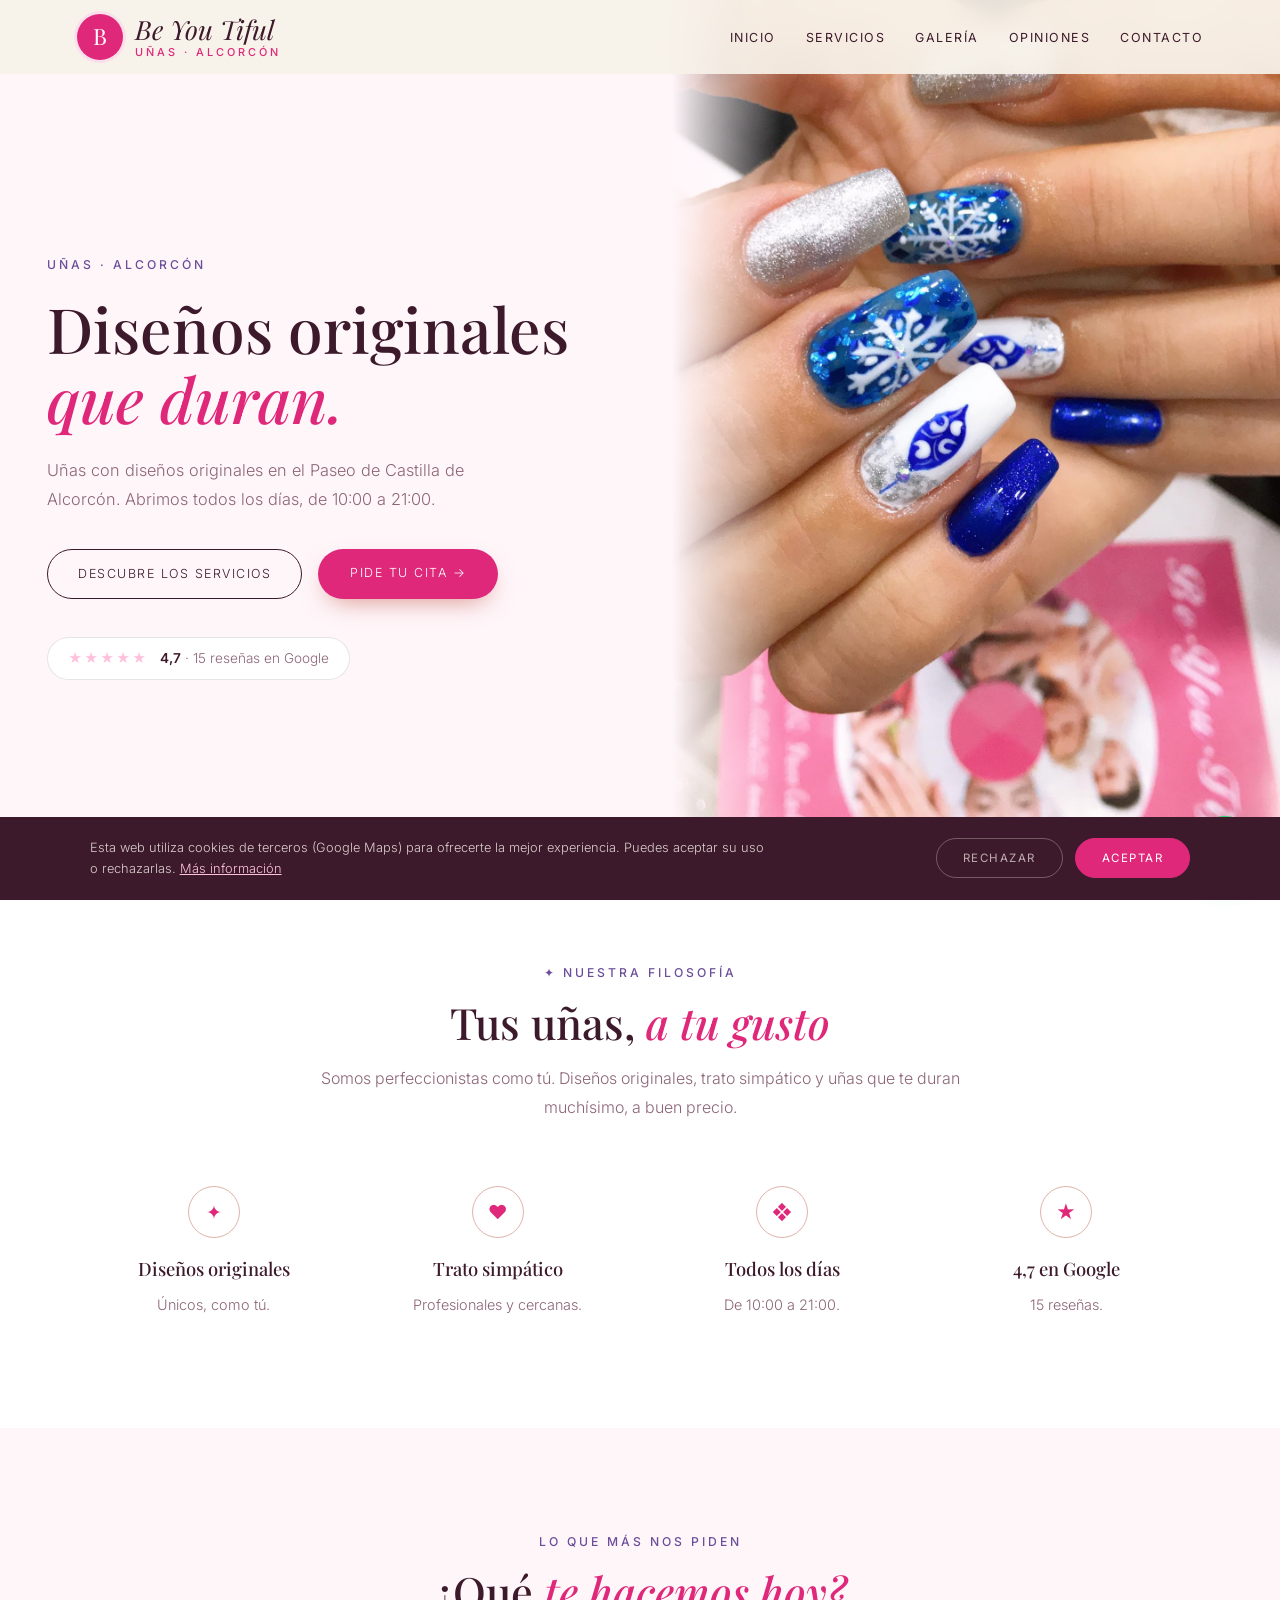
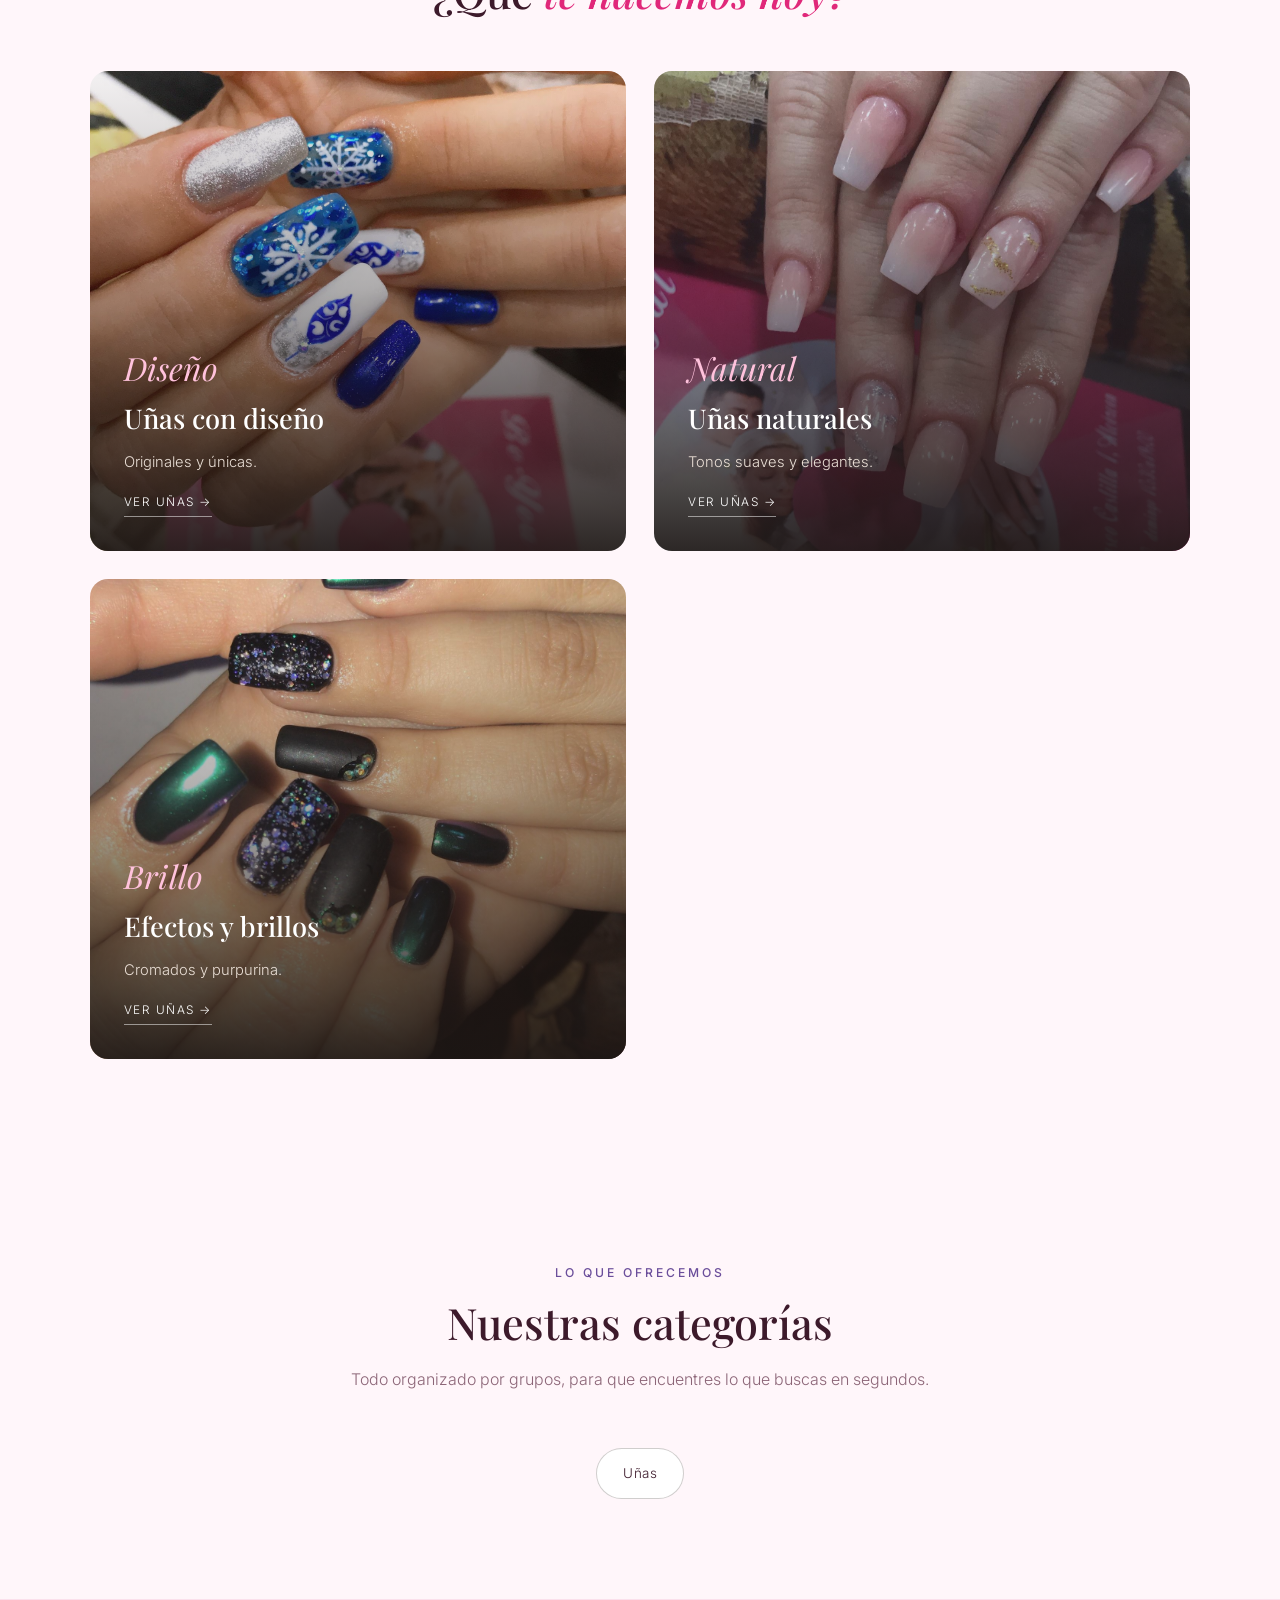
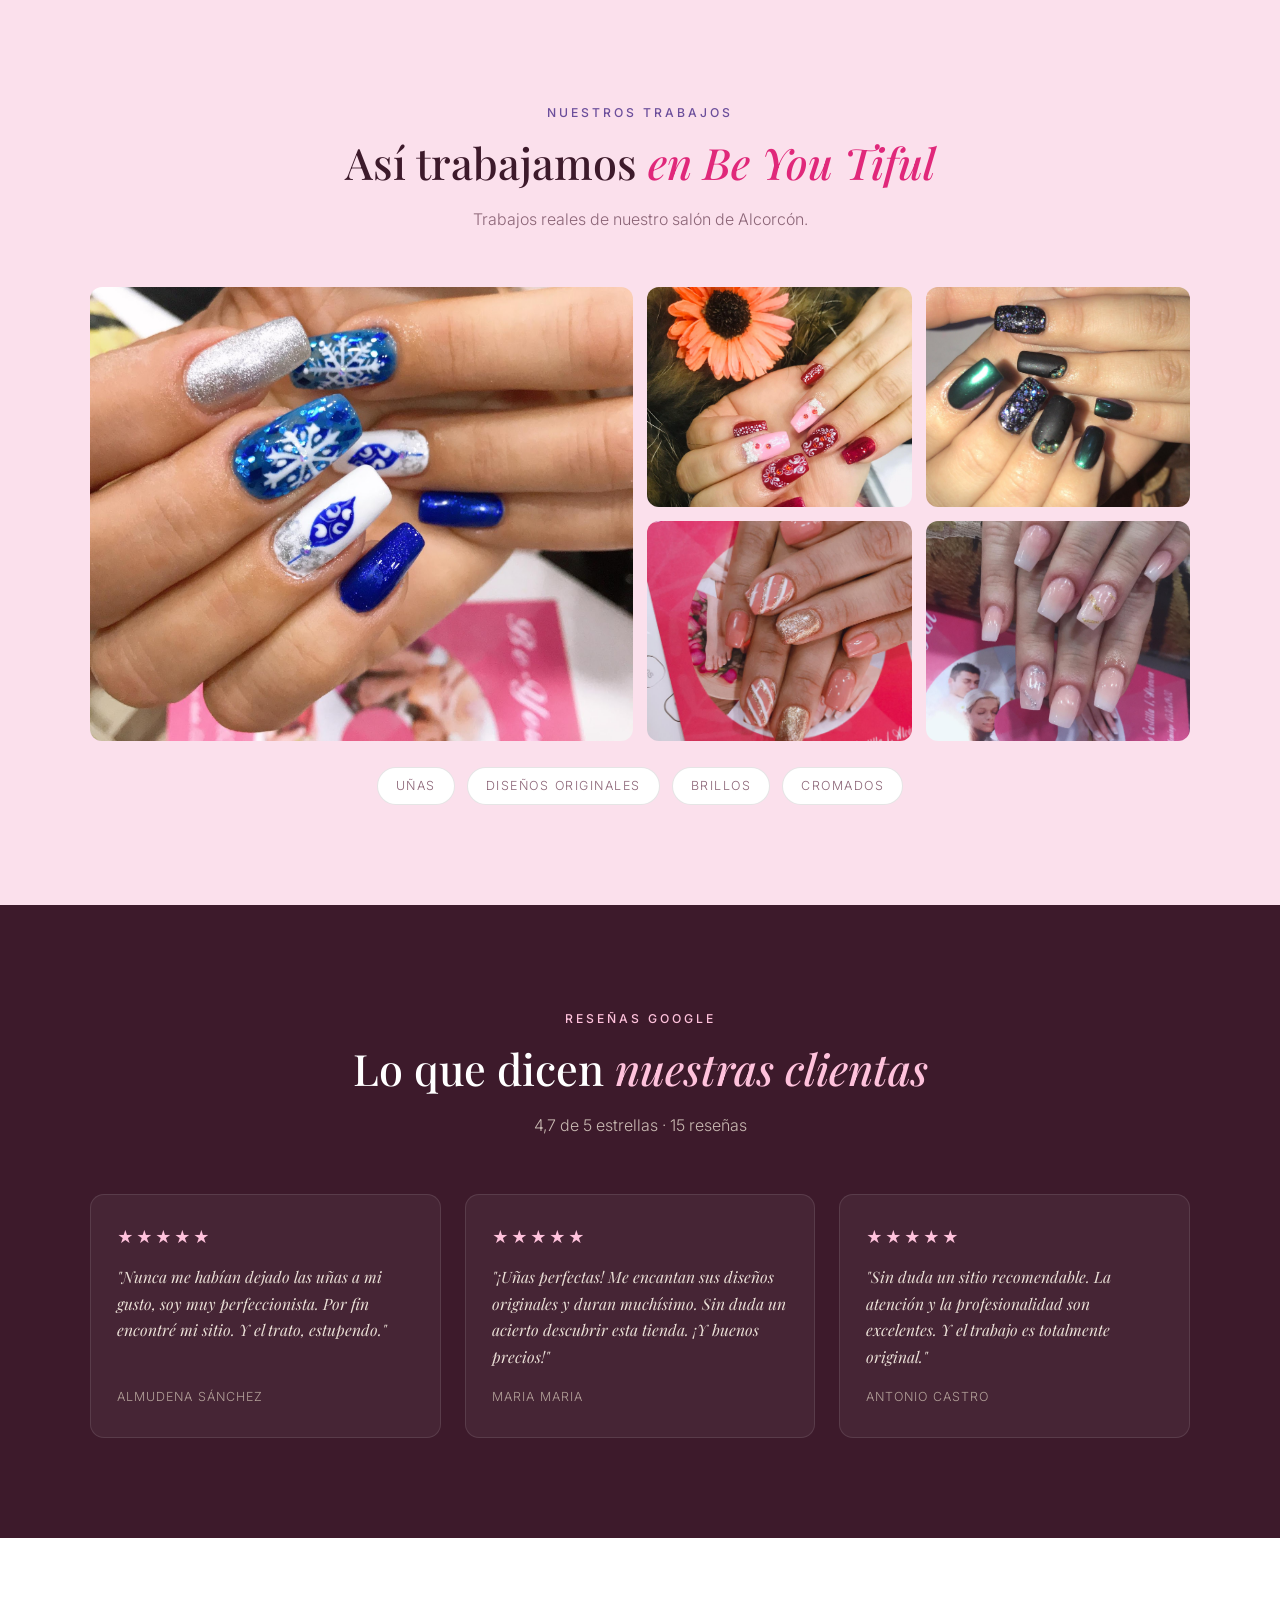
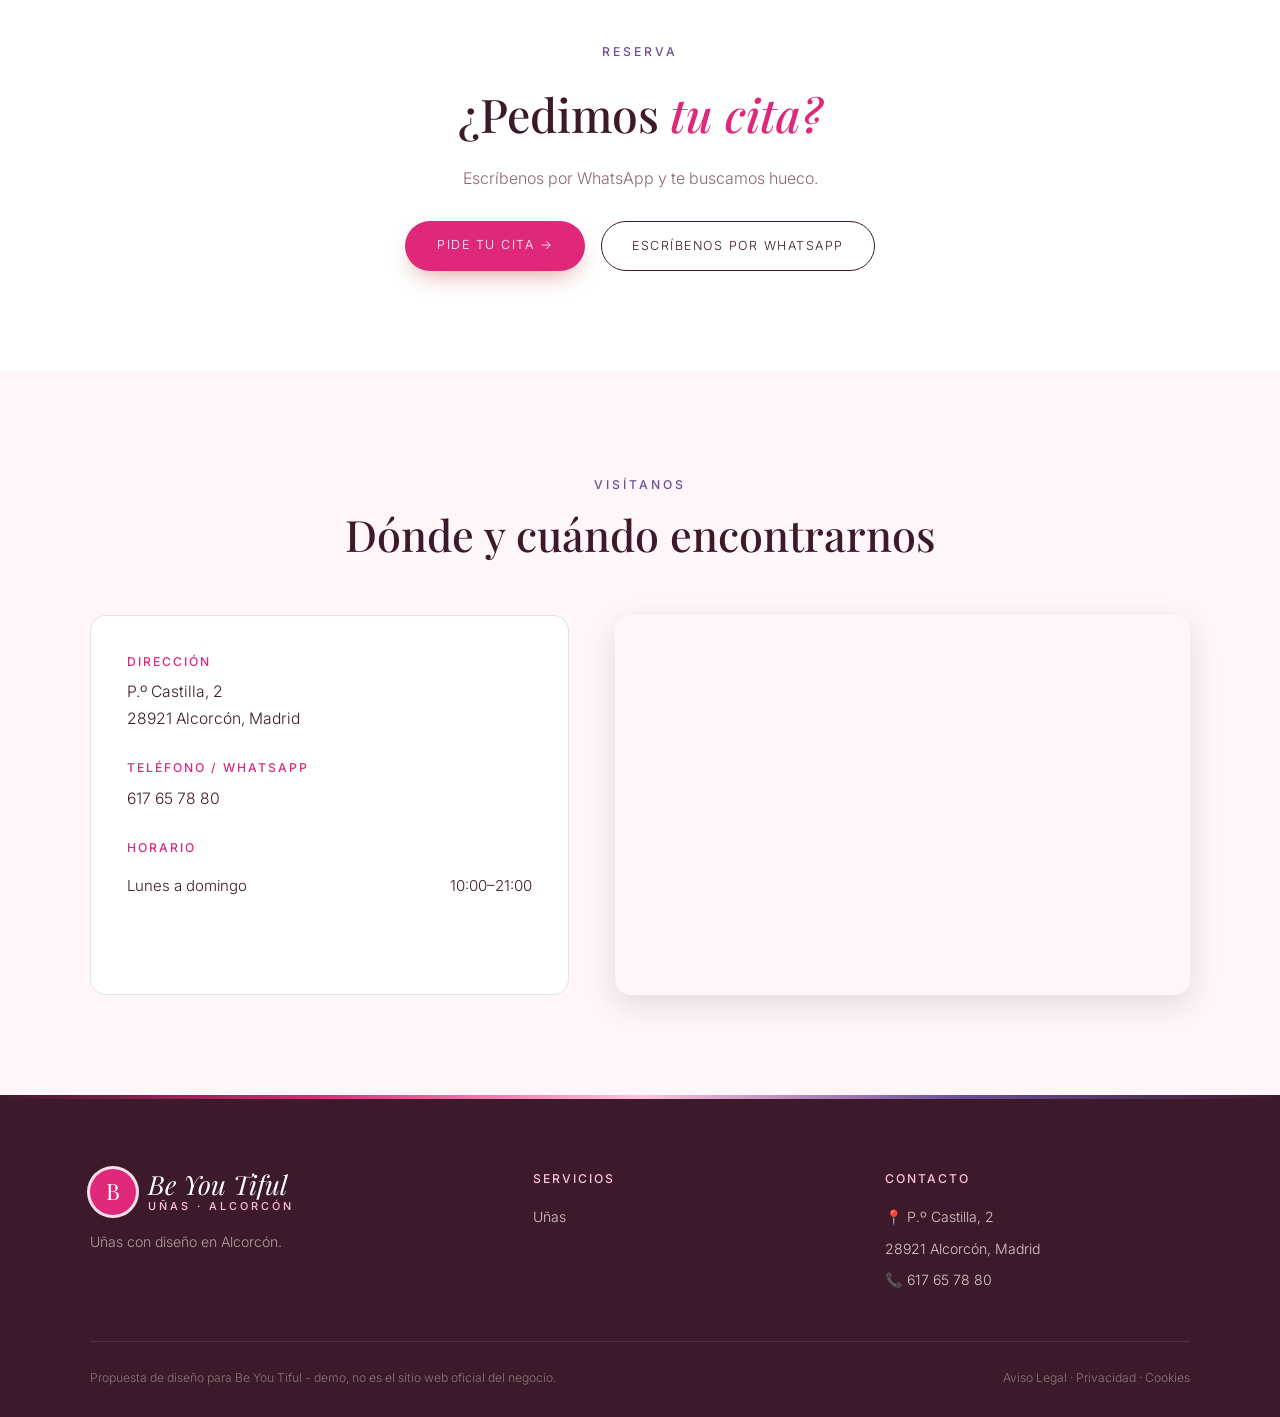
<file: index.html>
<!DOCTYPE html>
<html lang="es">
<head>
<meta charset="UTF-8">
<meta name="viewport" content="width=device-width, initial-scale=1.0">
<title>Be You Tiful — Uñas con diseño en Alcorcón</title>
<meta name="description" content="Be You Tiful, en el Paseo de Castilla 2 de Alcorcón. Uñas con diseños originales que duran muchísimo. Abierto todos los días de 10:00 a 21:00. 4,7★ con 15 reseñas en Google.">
<meta name="theme-color" content="#3d1a2b">
<meta property="og:title" content="Be You Tiful · Alcorcón">
<meta property="og:image" content="maps_03.jpg">

<link rel="preconnect" href="https://fonts.googleapis.com"><link rel="preconnect" href="https://fonts.gstatic.com" crossorigin><link href="https://fonts.googleapis.com/css2?family=Playfair+Display:ital,wght@0,500;0,600;1,500&family=Inter:wght@300;400;500;600&display=swap" rel="stylesheet">
<link rel="stylesheet" href="styles.css">
</head>
<body>

<header id="header">
  <a href="index.html" class="logo" aria-label="Be You Tiful, inicio"><span class="logo-mark">B</span><span class="logo-text"><span class="script">Be You Tiful</span><small>uñas · Alcorcón</small></span></a>
  <nav id="nav" aria-label="Navegación principal"><ul><li><a href="index.html#inicio">Inicio</a></li><li><a href="servicios.html">Servicios</a></li><li><a href="index.html#galeria">Galería</a></li><li><a href="index.html#opiniones">Opiniones</a></li><li><a href="index.html#contacto">Contacto</a></li></ul></nav><button class="nav-toggle" id="navToggle" aria-label="Abrir menú">☰</button>
</header>

<section class="hero" id="inicio">
  <div class="hero-text">
    <span class="eyebrow">Uñas · Alcorcón</span>
    <h1>Diseños originales <em>que duran.</em></h1>
    <p>Uñas con diseños originales en el Paseo de Castilla de Alcorcón. Abrimos todos los días, de 10:00 a 21:00.</p>
    <div class="hero-ctas">
      <a href="servicios.html" class="btn-outline">Descubre los servicios</a>
      <a href="https://wa.me/34617657880?text=Hola%2C%20he%20visto%20vuestra%20web%20y%20me%20gustar%C3%ADa%20pedir%20cita%20en%20Be%20You%20Tiful" class="btn-solid" target="_blank" rel="noopener">Pide tu cita →</a>
    </div>
    <a class="hero-rating" href="https://www.google.com/maps/search/?api=1&query=Be+You+Tiful,+Paseo+Castilla+2,+Alcorcón" target="_blank" rel="noopener"><span class="stars">★★★★★</span><span><strong>4,7</strong> · 15 reseñas en Google</span></a>
  </div>
  <div class="hero-img"><img src="maps_03.jpg" alt="Uñas azules con copos de nieve hechas en Be You Tiful" style="object-position:center 50%;"></div>
</section>

<section class="trust">
  <div class="section-head">
    <span class="eyebrow">✦ Nuestra filosofía</span>
    <h2>Tus uñas, <em>a tu gusto</em></h2>
    <p>Somos perfeccionistas como tú. Diseños originales, trato simpático y uñas que te duran muchísimo, a buen precio.</p>
  </div>
  <div class="trust-grid">
    <div class="trust-card"><span class="trust-ic">✦</span><h3>Diseños originales</h3><p>Únicos, como tú.</p></div>
    <div class="trust-card"><span class="trust-ic">♥</span><h3>Trato simpático</h3><p>Profesionales y cercanas.</p></div>
    <div class="trust-card"><span class="trust-ic">❖</span><h3>Todos los días</h3><p>De 10:00 a 21:00.</p></div>
    <div class="trust-card"><span class="trust-ic">★</span><h3>4,7 en Google</h3><p>15 reseñas.</p></div>
  </div>
</section>

<section class="worlds">
  <div class="section-head">
    <span class="eyebrow">Lo que más nos piden</span>
    <h2>¿Qué <em>te hacemos hoy?</em></h2>
  </div>
  <div class="worlds-grid">
    <a href="servicios.html#unas" class="world-card"><img src="maps_03.jpg" alt="Uñas con diseño"><div class="world-text"><span class="script">Diseño</span><h3>Uñas con diseño</h3><p>Originales y únicas.</p><span class="world-link">Ver uñas →</span></div></a>
    <a href="servicios.html#unas" class="world-card"><img src="maps_05.jpg" alt="Uñas naturales"><div class="world-text"><span class="script">Natural</span><h3>Uñas naturales</h3><p>Tonos suaves y elegantes.</p><span class="world-link">Ver uñas →</span></div></a>
    <a href="servicios.html#unas" class="world-card"><img src="maps_04.jpg" alt="Efectos y brillos"><div class="world-text"><span class="script">Brillo</span><h3>Efectos y brillos</h3><p>Cromados y purpurina.</p><span class="world-link">Ver uñas →</span></div></a>
  </div>
</section>

<section>
  <div class="section-head">
    <span class="eyebrow">Lo que ofrecemos</span>
    <h2>Nuestras categorías</h2>
    <p>Todo organizado por grupos, para que encuentres lo que buscas en segundos.</p>
  </div>
  <div class="cat-pills">
    <a href="servicios.html#unas" class="cat-pill">Uñas</a>
  </div>
</section>

<section class="gallery-wrap" id="galeria">
  <div class="section-head">
    <span class="eyebrow">Nuestros trabajos</span>
    <h2>Así trabajamos <em>en Be You Tiful</em></h2>
    <p>Trabajos reales de nuestro salón de Alcorcón.</p>
  </div>
  <div class="gallery">
    <figure class="big"><img src="maps_03.jpg" alt="Uñas de invierno" loading="lazy"></figure>
    <figure><img src="maps_02.jpg" alt="Uñas rojas con lazos" loading="lazy"></figure>
    <figure><img src="maps_04.jpg" alt="Cromado verde y brillo" loading="lazy"></figure>
    <figure><img src="maps_01.jpg" alt="Uñas coral y dorado" loading="lazy"></figure>
    <figure><img src="maps_05.jpg" alt="Degradado natural" loading="lazy"></figure>
  </div>
  <div class="brands"><span>Uñas</span><span>Diseños originales</span><span>Brillos</span><span>Cromados</span></div>
</section>

<section class="reviews-wrap" id="opiniones">
  <div class="section-head">
    <span class="eyebrow">Reseñas Google</span>
    <h2>Lo que dicen <em>nuestras clientas</em></h2>
    <p>4,7 de 5 estrellas · 15 reseñas</p>
  </div>
  <div class="review-grid">
    <div class="review-card"><div class="stars">★★★★★</div><p>"Nunca me habían dejado las uñas a mi gusto, soy muy perfeccionista. Por fin encontré mi sitio. Y el trato, estupendo."</p><cite>Almudena Sánchez</cite></div>
    <div class="review-card"><div class="stars">★★★★★</div><p>"¡Uñas perfectas! Me encantan sus diseños originales y duran muchísimo. Sin duda un acierto descubrir esta tienda. ¡Y buenos precios!"</p><cite>Maria Maria</cite></div>
    <div class="review-card"><div class="stars">★★★★★</div><p>"Sin duda un sitio recomendable. La atención y la profesionalidad son excelentes. Y el trabajo es totalmente original."</p><cite>Antonio Castro</cite></div>
  </div>
</section>

<section class="cta-section">
  <span class="eyebrow">Reserva</span>
  <h2>¿Pedimos <em>tu cita?</em></h2>
  <p>Escríbenos por WhatsApp y te buscamos hueco.</p>
  <div class="cta-row">
    <a href="https://wa.me/34617657880?text=Hola%2C%20he%20visto%20vuestra%20web%20y%20me%20gustar%C3%ADa%20pedir%20cita%20en%20Be%20You%20Tiful" class="btn-solid" target="_blank" rel="noopener">Pide tu cita →</a>
    <a href="https://wa.me/34617657880?text=Hola%2C%20he%20visto%20vuestra%20web%20y%20me%20gustar%C3%ADa%20pedir%20cita%20en%20Be%20You%20Tiful" class="btn-outline" target="_blank" rel="noopener">Escríbenos por WhatsApp</a>
  </div>
</section>

<section class="contact-section" id="contacto">
  <div class="section-head">
    <span class="eyebrow">Visítanos</span>
    <h2>Dónde y cuándo encontrarnos</h2>
  </div>
  <div class="contact-grid">
    <div class="contact-info">
      <div class="contact-block"><h3>Dirección</h3><p>P.º Castilla, 2<br>28921 Alcorcón, Madrid</p></div>
      <div class="contact-block"><h3>Teléfono / WhatsApp</h3><p><a href="tel:+34617657880">617 65 78 80</a></p></div>
      <div class="contact-block"><h3>Horario</h3><ul class="hours-list"><li><span>Lunes a domingo</span><span>10:00–21:00</span></li></ul></div>
      
    </div>
    <div class="contact-map">
      <iframe title="Mapa de Be You Tiful" src="https://www.google.com/maps?q=Be+You+Tiful,+Paseo+Castilla+2,+Alcorcón&output=embed" width="100%" height="100%" style="border:0;" allowfullscreen="" loading="lazy" referrerpolicy="no-referrer-when-downgrade"></iframe>
    </div>
  </div>
</section>

<footer>
  <div class="footer-grid">
    <div class="footer-brand">
      <a href="index.html" class="logo light"><span class="logo-mark">B</span><span class="logo-text"><span class="script">Be You Tiful</span><small>uñas · Alcorcón</small></span></a>
      <p>Uñas con diseño en Alcorcón.</p>
    </div>
    <div><h4>Servicios</h4><ul><li><a href="servicios.html#unas">Uñas</a></li></ul></div>
    <div><h4>Contacto</h4><ul><li>📍 P.º Castilla, 2</li><li>28921 Alcorcón, Madrid</li><li>📞 <a href="tel:+34617657880">617 65 78 80</a></li></ul></div>
  </div>
  <div class="footer-bottom">
    <span>Propuesta de diseño para Be You Tiful - demo, no es el sitio web oficial del negocio.</span>
    <span><a href="aviso-legal.html">Aviso Legal</a> &middot; <a href="politica-privacidad.html">Privacidad</a> &middot; <a href="politica-cookies.html">Cookies</a></span>
  </div>
</footer>

<div id="cookie-banner" class="cookie-banner"><p>Esta web utiliza cookies de terceros (Google Maps) para ofrecerte la mejor experiencia. Puedes aceptar su uso o rechazarlas. <a href="politica-cookies.html">Más información</a></p><div class="cookie-actions"><button onclick="setCookieChoice('rejected')" class="ck-reject">Rechazar</button><button onclick="setCookieChoice('accepted')" class="ck-accept">Aceptar</button></div></div>
<div class="social-fabs"><a class="wa-fab" href="https://wa.me/34617657880?text=Hola%2C%20he%20visto%20vuestra%20web%20y%20me%20gustar%C3%ADa%20pedir%20cita%20en%20Be%20You%20Tiful" target="_blank" rel="noopener" aria-label="Escribir por WhatsApp"><svg width="28" height="28" viewBox="0 0 24 24" fill="white"><path d="M17.5 14.4c-.3-.1-1.8-.9-2-1s-.5-.1-.7.1-.8 1-.9 1.2-.3.2-.6.1a8.2 8.2 0 0 1-2.4-1.5 9 9 0 0 1-1.7-2.1c-.2-.3 0-.5.1-.6l.4-.5.3-.5v-.5l-.9-2.2c-.2-.6-.5-.5-.7-.5h-.6a1.1 1.1 0 0 0-.8.4 3.4 3.4 0 0 0-1 2.5 5.9 5.9 0 0 0 1.2 3.1 13.5 13.5 0 0 0 5.2 4.6c2.6 1 2.6.7 3.1.6a2.6 2.6 0 0 0 1.7-1.2 2.1 2.1 0 0 0 .2-1.2c-.1-.1-.3-.2-.6-.3ZM12 21.8a9.8 9.8 0 0 1-5-1.4l-.4-.2-3.7 1 1-3.6-.2-.4A9.8 9.8 0 1 1 12 21.8Zm8.4-18.3A11.8 11.8 0 0 0 1.8 17.7L.2 23.8l6.3-1.6a11.8 11.8 0 0 0 5.6 1.4A11.8 11.8 0 0 0 20.4 3.5Z"/></svg></a></div>
<script src="main.js"></script>
</body>
</html>
</file>
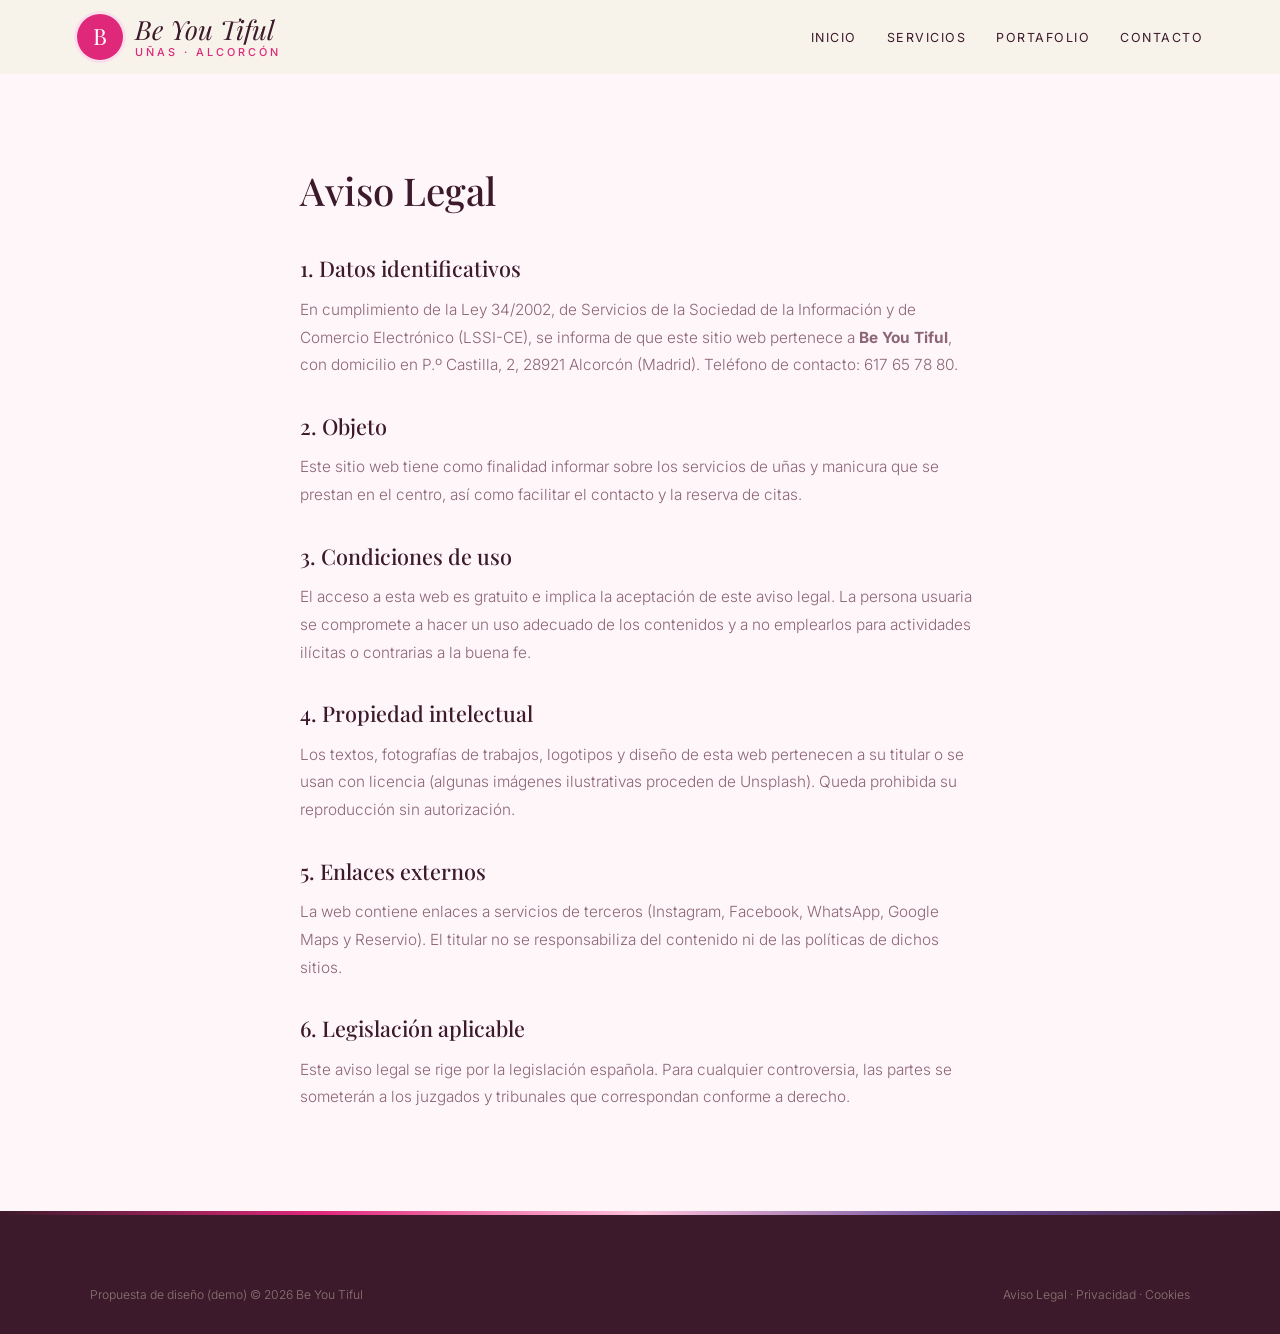
<file: aviso-legal.html>
<!DOCTYPE html>
<html lang="es">
<head>
<meta charset="UTF-8">
<meta name="viewport" content="width=device-width, initial-scale=1.0">
<title>Aviso Legal — Be You Tiful</title>
<meta name="robots" content="noindex">

<link rel="preconnect" href="https://fonts.googleapis.com">
<link href="https://fonts.googleapis.com/css2?family=Playfair+Display:ital,wght@0,500;0,600;1,500&family=Inter:wght@300;400;500;600&display=swap" rel="stylesheet">
<link rel="stylesheet" href="styles.css">
</head>
<body>
<header id="header" class="scrolled">
  <a href="index.html" class="logo" aria-label="Be You Tiful, inicio">
    <span class="logo-mark">B</span>
    <span class="logo-text"><span class="script">Be You Tiful</span><small>uñas · Alcorcón</small></span>
  </a>
  <nav id="nav" aria-label="Navegación principal">
    <ul>
      <li><a href="index.html#inicio">Inicio</a></li>
      <li><a href="servicios.html">Servicios</a></li>
      <li><a href="portafolio.html">Portafolio</a></li>
      <li><a href="index.html#contacto">Contacto</a></li>
    </ul>
  </nav>
  <button class="nav-toggle" id="navToggle" aria-label="Abrir menú">☰</button>
</header>
<main class="legal"><h1>Aviso Legal</h1>
<h2>1. Datos identificativos</h2>
<p>En cumplimiento de la Ley 34/2002, de Servicios de la Sociedad de la Información y de Comercio Electrónico (LSSI-CE), se informa de que este sitio web pertenece a <strong>Be You Tiful</strong>, con domicilio en P.º Castilla, 2, 28921 Alcorcón (Madrid). Teléfono de contacto: 617 65 78 80.</p>
<h2>2. Objeto</h2>
<p>Este sitio web tiene como finalidad informar sobre los servicios de uñas y manicura que se prestan en el centro, así como facilitar el contacto y la reserva de citas.</p>
<h2>3. Condiciones de uso</h2>
<p>El acceso a esta web es gratuito e implica la aceptación de este aviso legal. La persona usuaria se compromete a hacer un uso adecuado de los contenidos y a no emplearlos para actividades ilícitas o contrarias a la buena fe.</p>
<h2>4. Propiedad intelectual</h2>
<p>Los textos, fotografías de trabajos, logotipos y diseño de esta web pertenecen a su titular o se usan con licencia (algunas imágenes ilustrativas proceden de Unsplash). Queda prohibida su reproducción sin autorización.</p>
<h2>5. Enlaces externos</h2>
<p>La web contiene enlaces a servicios de terceros (Instagram, Facebook, WhatsApp, Google Maps y Reservio). El titular no se responsabiliza del contenido ni de las políticas de dichos sitios.</p>
<h2>6. Legislación aplicable</h2>
<p>Este aviso legal se rige por la legislación española. Para cualquier controversia, las partes se someterán a los juzgados y tribunales que correspondan conforme a derecho.</p></main>
<footer>
  <div class="footer-bottom" style="margin-top:0">
    <span>Propuesta de diseño (demo) © 2026 Be You Tiful</span>
    <span><a href="aviso-legal.html">Aviso Legal</a> &middot; <a href="politica-privacidad.html">Privacidad</a> &middot; <a href="politica-cookies.html">Cookies</a></span>
  </div>
</footer>
<script src="main.js"></script>
</body>
</html>
</file>
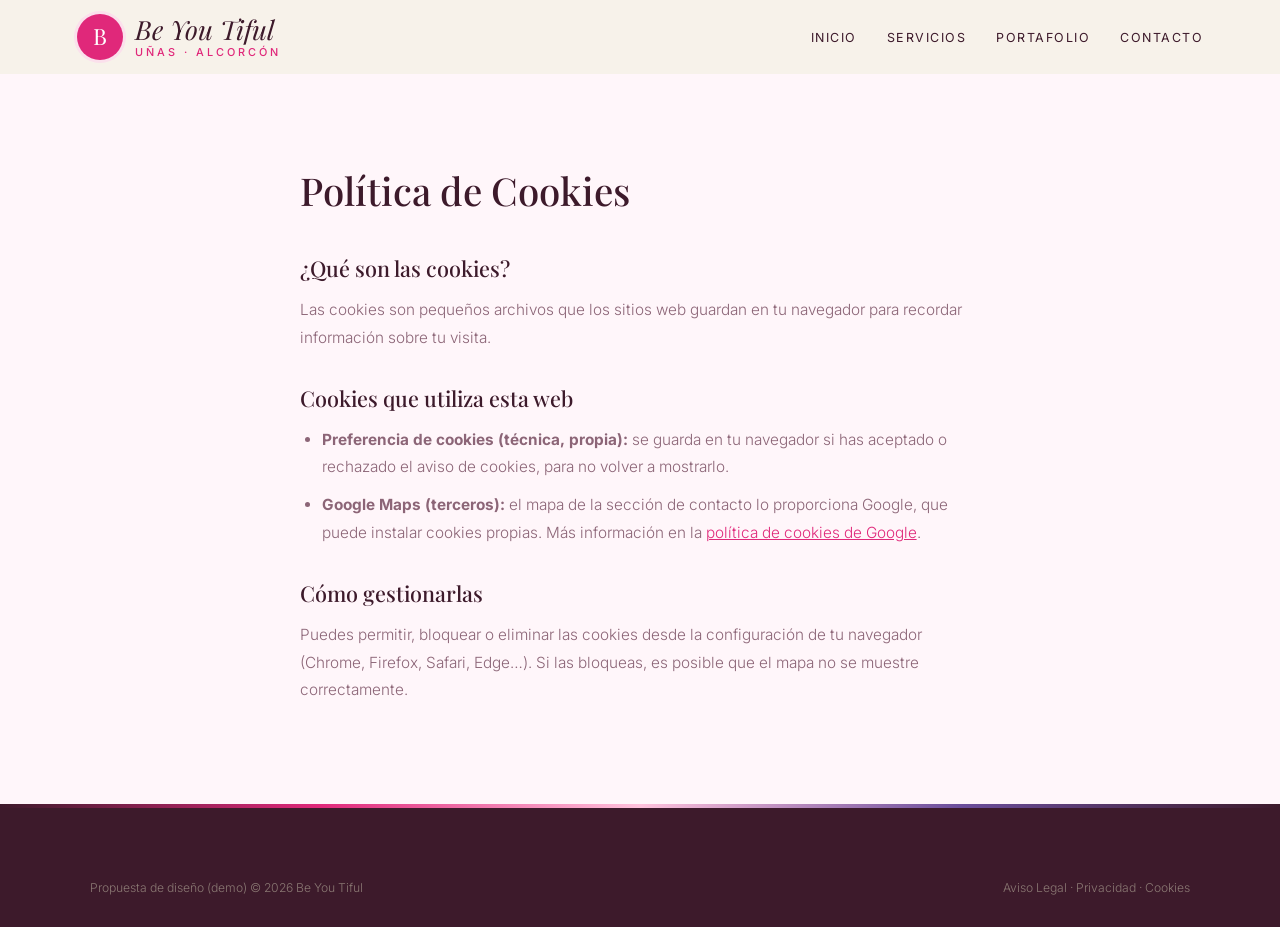
<file: politica-cookies.html>
<!DOCTYPE html>
<html lang="es">
<head>
<meta charset="UTF-8">
<meta name="viewport" content="width=device-width, initial-scale=1.0">
<title>Política de Cookies — Be You Tiful</title>
<meta name="robots" content="noindex">

<link rel="preconnect" href="https://fonts.googleapis.com">
<link href="https://fonts.googleapis.com/css2?family=Playfair+Display:ital,wght@0,500;0,600;1,500&family=Inter:wght@300;400;500;600&display=swap" rel="stylesheet">
<link rel="stylesheet" href="styles.css">
</head>
<body>
<header id="header" class="scrolled">
  <a href="index.html" class="logo" aria-label="Be You Tiful, inicio">
    <span class="logo-mark">B</span>
    <span class="logo-text"><span class="script">Be You Tiful</span><small>uñas · Alcorcón</small></span>
  </a>
  <nav id="nav" aria-label="Navegación principal">
    <ul>
      <li><a href="index.html#inicio">Inicio</a></li>
      <li><a href="servicios.html">Servicios</a></li>
      <li><a href="portafolio.html">Portafolio</a></li>
      <li><a href="index.html#contacto">Contacto</a></li>
    </ul>
  </nav>
  <button class="nav-toggle" id="navToggle" aria-label="Abrir menú">☰</button>
</header>
<main class="legal"><h1>Política de Cookies</h1>
<h2>¿Qué son las cookies?</h2>
<p>Las cookies son pequeños archivos que los sitios web guardan en tu navegador para recordar información sobre tu visita.</p>
<h2>Cookies que utiliza esta web</h2>
<ul>
<li><strong>Preferencia de cookies (técnica, propia):</strong> se guarda en tu navegador si has aceptado o rechazado el aviso de cookies, para no volver a mostrarlo.</li>
<li><strong>Google Maps (terceros):</strong> el mapa de la sección de contacto lo proporciona Google, que puede instalar cookies propias. Más información en la <a href="https://policies.google.com/technologies/cookies" target="_blank" rel="noopener">política de cookies de Google</a>.</li>
</ul>
<h2>Cómo gestionarlas</h2>
<p>Puedes permitir, bloquear o eliminar las cookies desde la configuración de tu navegador (Chrome, Firefox, Safari, Edge…). Si las bloqueas, es posible que el mapa no se muestre correctamente.</p></main>
<footer>
  <div class="footer-bottom" style="margin-top:0">
    <span>Propuesta de diseño (demo) © 2026 Be You Tiful</span>
    <span><a href="aviso-legal.html">Aviso Legal</a> &middot; <a href="politica-privacidad.html">Privacidad</a> &middot; <a href="politica-cookies.html">Cookies</a></span>
  </div>
</footer>
<script src="main.js"></script>
</body>
</html>
</file>
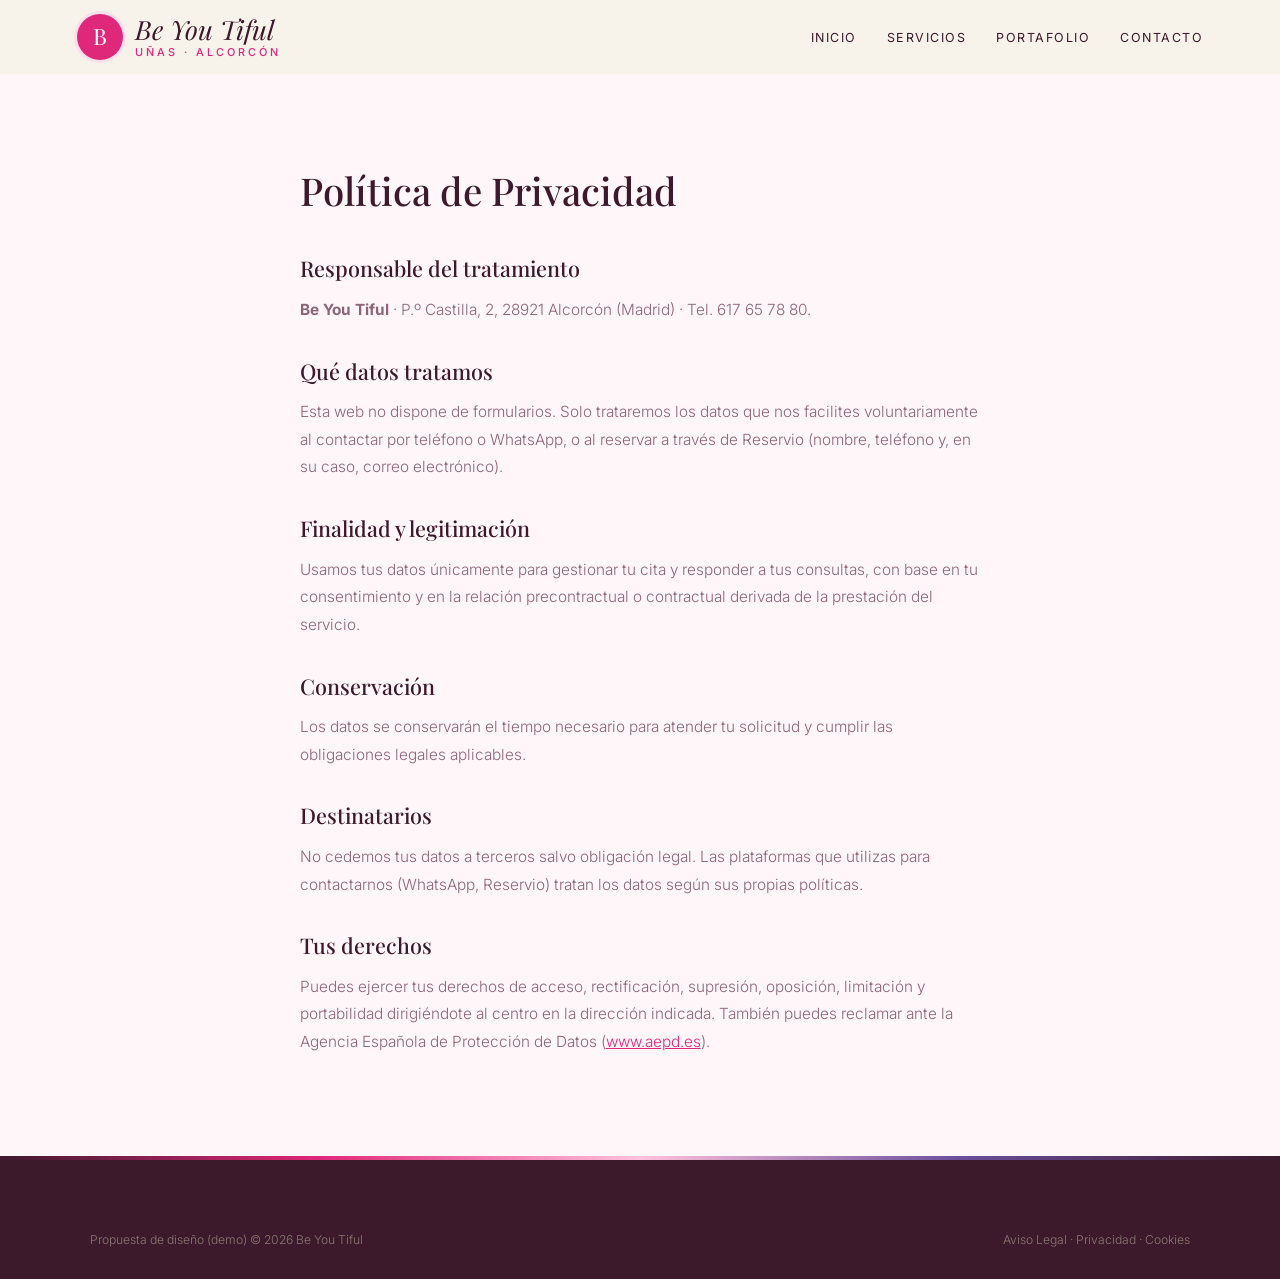
<file: politica-privacidad.html>
<!DOCTYPE html>
<html lang="es">
<head>
<meta charset="UTF-8">
<meta name="viewport" content="width=device-width, initial-scale=1.0">
<title>Política de Privacidad — Be You Tiful</title>
<meta name="robots" content="noindex">

<link rel="preconnect" href="https://fonts.googleapis.com">
<link href="https://fonts.googleapis.com/css2?family=Playfair+Display:ital,wght@0,500;0,600;1,500&family=Inter:wght@300;400;500;600&display=swap" rel="stylesheet">
<link rel="stylesheet" href="styles.css">
</head>
<body>
<header id="header" class="scrolled">
  <a href="index.html" class="logo" aria-label="Be You Tiful, inicio">
    <span class="logo-mark">B</span>
    <span class="logo-text"><span class="script">Be You Tiful</span><small>uñas · Alcorcón</small></span>
  </a>
  <nav id="nav" aria-label="Navegación principal">
    <ul>
      <li><a href="index.html#inicio">Inicio</a></li>
      <li><a href="servicios.html">Servicios</a></li>
      <li><a href="portafolio.html">Portafolio</a></li>
      <li><a href="index.html#contacto">Contacto</a></li>
    </ul>
  </nav>
  <button class="nav-toggle" id="navToggle" aria-label="Abrir menú">☰</button>
</header>
<main class="legal"><h1>Política de Privacidad</h1>
<h2>Responsable del tratamiento</h2>
<p><strong>Be You Tiful</strong> · P.º Castilla, 2, 28921 Alcorcón (Madrid) · Tel. 617 65 78 80.</p>
<h2>Qué datos tratamos</h2>
<p>Esta web no dispone de formularios. Solo trataremos los datos que nos facilites voluntariamente al contactar por teléfono o WhatsApp, o al reservar a través de Reservio (nombre, teléfono y, en su caso, correo electrónico).</p>
<h2>Finalidad y legitimación</h2>
<p>Usamos tus datos únicamente para gestionar tu cita y responder a tus consultas, con base en tu consentimiento y en la relación precontractual o contractual derivada de la prestación del servicio.</p>
<h2>Conservación</h2>
<p>Los datos se conservarán el tiempo necesario para atender tu solicitud y cumplir las obligaciones legales aplicables.</p>
<h2>Destinatarios</h2>
<p>No cedemos tus datos a terceros salvo obligación legal. Las plataformas que utilizas para contactarnos (WhatsApp, Reservio) tratan los datos según sus propias políticas.</p>
<h2>Tus derechos</h2>
<p>Puedes ejercer tus derechos de acceso, rectificación, supresión, oposición, limitación y portabilidad dirigiéndote al centro en la dirección indicada. También puedes reclamar ante la Agencia Española de Protección de Datos (<a href="https://www.aepd.es" target="_blank" rel="noopener">www.aepd.es</a>).</p></main>
<footer>
  <div class="footer-bottom" style="margin-top:0">
    <span>Propuesta de diseño (demo) © 2026 Be You Tiful</span>
    <span><a href="aviso-legal.html">Aviso Legal</a> &middot; <a href="politica-privacidad.html">Privacidad</a> &middot; <a href="politica-cookies.html">Cookies</a></span>
  </div>
</footer>
<script src="main.js"></script>
</body>
</html>
</file>
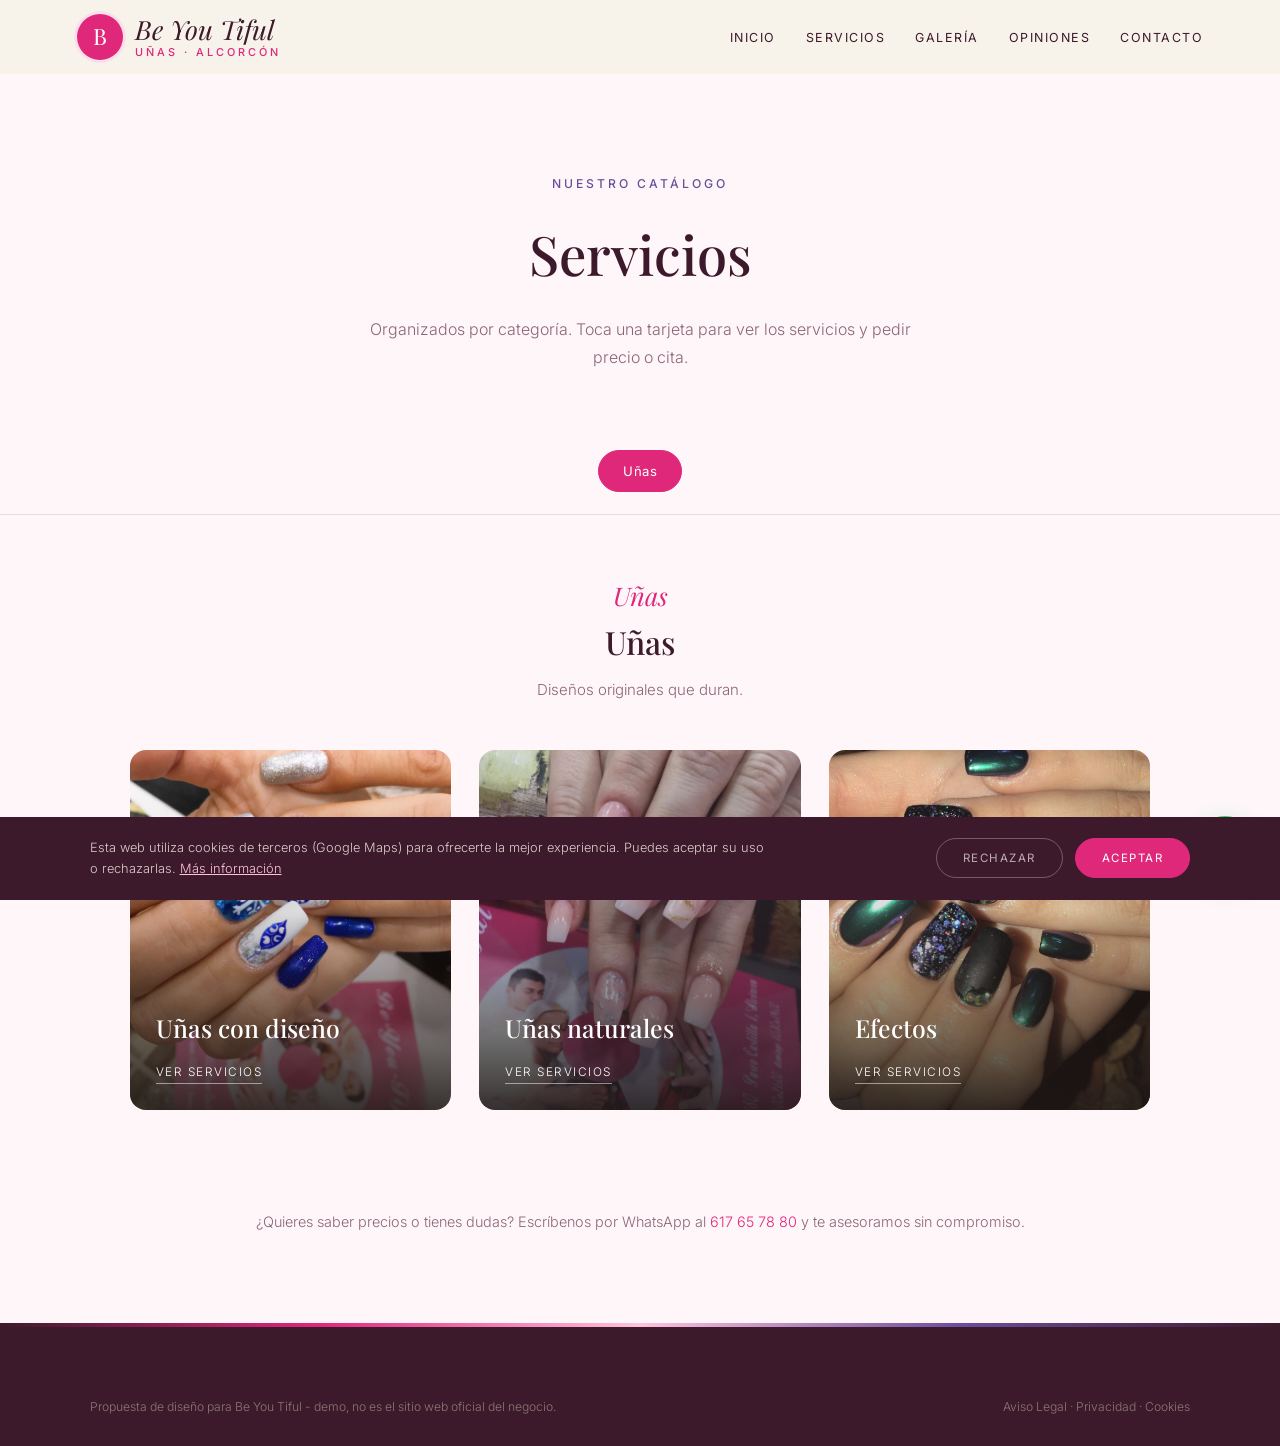
<file: servicios.html>
<!DOCTYPE html>
<html lang="es">
<head>
<meta charset="UTF-8">
<meta name="viewport" content="width=device-width, initial-scale=1.0">
<title>Servicios — Be You Tiful · Alcorcón</title>
<meta name="description" content="Servicios de Be You Tiful en Alcorcón.">

<link rel="preconnect" href="https://fonts.googleapis.com"><link rel="preconnect" href="https://fonts.gstatic.com" crossorigin><link href="https://fonts.googleapis.com/css2?family=Playfair+Display:ital,wght@0,500;0,600;1,500&family=Inter:wght@300;400;500;600&display=swap" rel="stylesheet">
<link rel="stylesheet" href="styles.css">
</head>
<body>

<header id="header" class="scrolled">
  <a href="index.html" class="logo" aria-label="Be You Tiful, inicio"><span class="logo-mark">B</span><span class="logo-text"><span class="script">Be You Tiful</span><small>uñas · Alcorcón</small></span></a>
  <nav id="nav" aria-label="Navegación principal"><ul><li><a href="index.html#inicio">Inicio</a></li><li><a href="servicios.html">Servicios</a></li><li><a href="index.html#galeria">Galería</a></li><li><a href="index.html#opiniones">Opiniones</a></li><li><a href="index.html#contacto">Contacto</a></li></ul></nav><button class="nav-toggle" id="navToggle" aria-label="Abrir menú">☰</button>
</header>

<div class="page-hero">
  <span class="eyebrow">Nuestro catálogo</span>
  <h1>Servicios</h1>
  <p>Organizados por categoría. Toca una tarjeta para ver los servicios y pedir precio o cita.</p>
</div>

<div class="tabs">
  <button class="tab-btn active" data-tab="unas">Uñas</button>
  
</div>

<div class="tab-panel active" id="unas">
  <div class="tab-intro"><span class="script">Uñas</span><h2>Uñas</h2><p>Diseños originales que duran.</p></div>
  <div class="cat-grid">
    <div class="cat-card" onclick="openModal('diseno')"><img src="maps_03.jpg" alt="Uñas con diseño" loading="lazy"><div class="cat-card-text"><h3>Uñas con diseño</h3><span>Ver servicios</span></div></div>
    <div class="cat-card" onclick="openModal('natural')"><img src="maps_05.jpg" alt="Uñas naturales" loading="lazy"><div class="cat-card-text"><h3>Uñas naturales</h3><span>Ver servicios</span></div></div>
    <div class="cat-card" onclick="openModal('efectos')"><img src="maps_04.jpg" alt="Efectos" loading="lazy"><div class="cat-card-text"><h3>Efectos</h3><span>Ver servicios</span></div></div>
  </div>
</div>


<p class="services-note">¿Quieres saber precios o tienes dudas? Escríbenos por WhatsApp al <a href="https://wa.me/34617657880" target="_blank" rel="noopener" style="color:var(--red)">617 65 78 80</a> y te asesoramos sin compromiso.</p>

<div class="modal-overlay" id="modal-diseno"><div class="modal">
  <button class="modal-close" onclick="closeModal('diseno')" aria-label="Cerrar">×</button>
  <h3>Uñas con diseño</h3><p class="modal-sub">Originales</p>
  <div class="svc-row"><div><div class="svc-name">Diseños a mano</div><span class="svc-desc"></span></div><div class="svc-price">Consultar</div></div>
  <div class="svc-row"><div><div class="svc-name">Uñas de temporada</div><span class="svc-desc"></span></div><div class="svc-price">Consultar</div></div>
  <a class="modal-cta alt" href="https://wa.me/34617657880?text=Hola%2C%20quiero%20informaci%C3%B3n%20sobre%20u%C3%B1as%20con%20dise%C3%B1o" target="_blank" rel="noopener">Pedir cita por WhatsApp</a>
</div></div>

<div class="modal-overlay" id="modal-natural"><div class="modal">
  <button class="modal-close" onclick="closeModal('natural')" aria-label="Cerrar">×</button>
  <h3>Uñas naturales</h3><p class="modal-sub">Elegantes</p>
  <div class="svc-row"><div><div class="svc-name">Tonos suaves</div><span class="svc-desc"></span></div><div class="svc-price">Consultar</div></div>
  <div class="svc-row"><div><div class="svc-name">Degradados</div><span class="svc-desc"></span></div><div class="svc-price">Consultar</div></div>
  <a class="modal-cta alt" href="https://wa.me/34617657880?text=Hola%2C%20quiero%20informaci%C3%B3n%20sobre%20u%C3%B1as%20naturales" target="_blank" rel="noopener">Pedir cita por WhatsApp</a>
</div></div>

<div class="modal-overlay" id="modal-efectos"><div class="modal">
  <button class="modal-close" onclick="closeModal('efectos')" aria-label="Cerrar">×</button>
  <h3>Efectos</h3><p class="modal-sub">Con brillo</p>
  <div class="svc-row"><div><div class="svc-name">Cromados</div><span class="svc-desc"></span></div><div class="svc-price">Consultar</div></div>
  <div class="svc-row"><div><div class="svc-name">Purpurina</div><span class="svc-desc"></span></div><div class="svc-price">Consultar</div></div>
  <a class="modal-cta alt" href="https://wa.me/34617657880?text=Hola%2C%20quiero%20informaci%C3%B3n%20sobre%20efectos" target="_blank" rel="noopener">Pedir cita por WhatsApp</a>
</div></div>


<footer>
  <div class="footer-bottom" style="margin-top:0">
    <span>Propuesta de diseño para Be You Tiful - demo, no es el sitio web oficial del negocio.</span>
    <span><a href="aviso-legal.html">Aviso Legal</a> &middot; <a href="politica-privacidad.html">Privacidad</a> &middot; <a href="politica-cookies.html">Cookies</a></span>
  </div>
</footer>

<div id="cookie-banner" class="cookie-banner"><p>Esta web utiliza cookies de terceros (Google Maps) para ofrecerte la mejor experiencia. Puedes aceptar su uso o rechazarlas. <a href="politica-cookies.html">Más información</a></p><div class="cookie-actions"><button onclick="setCookieChoice('rejected')" class="ck-reject">Rechazar</button><button onclick="setCookieChoice('accepted')" class="ck-accept">Aceptar</button></div></div>
<div class="social-fabs"><a class="wa-fab" href="https://wa.me/34617657880?text=Hola%2C%20he%20visto%20vuestra%20web%20y%20me%20gustar%C3%ADa%20pedir%20cita%20en%20Be%20You%20Tiful" target="_blank" rel="noopener" aria-label="Escribir por WhatsApp"><svg width="28" height="28" viewBox="0 0 24 24" fill="white"><path d="M17.5 14.4c-.3-.1-1.8-.9-2-1s-.5-.1-.7.1-.8 1-.9 1.2-.3.2-.6.1a8.2 8.2 0 0 1-2.4-1.5 9 9 0 0 1-1.7-2.1c-.2-.3 0-.5.1-.6l.4-.5.3-.5v-.5l-.9-2.2c-.2-.6-.5-.5-.7-.5h-.6a1.1 1.1 0 0 0-.8.4 3.4 3.4 0 0 0-1 2.5 5.9 5.9 0 0 0 1.2 3.1 13.5 13.5 0 0 0 5.2 4.6c2.6 1 2.6.7 3.1.6a2.6 2.6 0 0 0 1.7-1.2 2.1 2.1 0 0 0 .2-1.2c-.1-.1-.3-.2-.6-.3ZM12 21.8a9.8 9.8 0 0 1-5-1.4l-.4-.2-3.7 1 1-3.6-.2-.4A9.8 9.8 0 1 1 12 21.8Zm8.4-18.3A11.8 11.8 0 0 0 1.8 17.7L.2 23.8l6.3-1.6a11.8 11.8 0 0 0 5.6 1.4A11.8 11.8 0 0 0 20.4 3.5Z"/></svg></a></div>
<script src="main.js"></script>
</body>
</html>
</file>
<file: styles.css>
:root{
  --cream:#fff6fa; --paper:#ffffff; --tint:#fbe0ec; --ink:#3d1a2b; --dark:#3d1a2b; --muted:#8c6577;
  --red:#e0287a; --red-dark:#b51c60; --teal:#6b4e9b; --gold:#ffc2dc; --line:rgba(0,0,0,.1);
  --brand-gradient:linear-gradient(90deg,#3d1a2b,#e0287a,#ffc2dc,#6b4e9b,#3d1a2b);
}
*{margin:0;padding:0;box-sizing:border-box;}
html{scroll-behavior:smooth;}
body{font-family:'Inter',sans-serif;background:var(--cream);color:var(--ink);overflow-x:hidden;font-weight:300;line-height:1.6;}
a{text-decoration:none;color:inherit;}
h1,h2,h3{font-family:'Playfair Display',serif;font-weight:500;}
h1 em,h2 em{font-style:italic;color:var(--red);}
img{max-width:100%;display:block;}
.script{font-family:'Playfair Display',serif;font-style:italic;}

/* HEADER */
header{position:fixed;top:0;left:0;right:0;z-index:100;display:flex;justify-content:space-between;align-items:center;padding:14px 6%;background:rgba(247,241,233,.92);backdrop-filter:blur(10px);-webkit-backdrop-filter:blur(10px);transition:box-shadow .3s,padding .3s;}
header.scrolled{box-shadow:0 2px 24px rgba(28,22,20,.1);padding:8px 6%;}
.logo{display:flex;align-items:center;gap:12px;color:var(--dark);}
.logo-badge{width:58px;height:58px;border-radius:50%;object-fit:cover;box-shadow:0 0 0 2px var(--gold),0 6px 16px rgba(28,22,20,.15);transition:width .3s,height .3s;}
header.scrolled .logo-badge{width:46px;height:46px;}
.logo-text{display:flex;flex-direction:column;line-height:1;}
.logo-text .script{font-size:1.65rem;color:var(--dark);}
.logo-text small{font-size:.68rem;letter-spacing:3px;text-transform:uppercase;color:var(--red);margin-top:4px;font-weight:500;}
.logo.light .logo-text .script{color:#fff;}
.logo.light .logo-text small{color:var(--gold);}
nav ul{list-style:none;display:flex;gap:30px;}
nav a{font-size:.78rem;letter-spacing:1.5px;text-transform:uppercase;font-weight:400;position:relative;padding:4px 0;}
nav a::after{content:"";position:absolute;left:0;bottom:-2px;height:1px;width:100%;background:var(--red);transform:scaleX(0);transform-origin:right;transition:transform .3s;}
nav a:hover::after{transform:scaleX(1);transform-origin:left;}
.nav-toggle{display:none;font-size:1.6rem;background:none;border:none;color:var(--dark);cursor:pointer;}

/* BOTONES */
.btn-outline{display:inline-block;border:1px solid var(--dark);color:var(--dark);padding:14px 30px;font-size:.78rem;letter-spacing:1.5px;text-transform:uppercase;border-radius:40px;transition:all .25s;}
.btn-outline:hover{background:var(--dark);color:var(--cream);}
.btn-outline.light{border-color:rgba(255,255,255,.5);color:#fff;}
.btn-outline.light:hover{background:#fff;color:var(--dark);}
.btn-solid{display:inline-block;background:var(--red);color:#fff;padding:14px 32px;font-size:.78rem;letter-spacing:1.5px;text-transform:uppercase;border-radius:40px;transition:transform .25s,box-shadow .25s,background .25s;box-shadow:0 10px 26px -10px rgba(181,64,44,.6);}
.btn-solid:hover{transform:translateY(-2px);background:var(--red-dark);}

/* HERO */
.hero{min-height:95vh;display:grid;grid-template-columns:1.05fr .95fr;align-items:stretch;padding:0;}
.hero-text{display:flex;flex-direction:column;justify-content:center;padding:150px 7% 70px;}
.eyebrow{display:inline-block;color:var(--teal);text-transform:uppercase;letter-spacing:3px;font-size:.76rem;font-weight:500;}
.hero-text .eyebrow{margin-bottom:20px;}
.hero-text h1{font-size:clamp(2.4rem,5vw,3.9rem);line-height:1.12;margin-bottom:22px;color:var(--dark);}
.hero-text p{font-size:1.02rem;color:var(--muted);max-width:470px;line-height:1.8;margin-bottom:34px;}
.hero-ctas{display:flex;gap:16px;flex-wrap:wrap;}
.hero-rating{display:inline-flex;align-items:center;gap:12px;margin-top:38px;padding:10px 20px;border:1px solid var(--line);border-radius:40px;background:var(--paper);font-size:.85rem;color:var(--muted);align-self:flex-start;}
.hero-rating strong{color:var(--dark);font-weight:600;}
.stars{color:var(--gold);letter-spacing:2px;}
.hero-img{position:relative;overflow:hidden;}
.hero-img img{width:100%;height:100%;object-fit:cover;position:absolute;inset:0;}
.hero-img::after{content:"";position:absolute;inset:0;background:linear-gradient(90deg,var(--cream) 0%,rgba(247,241,233,0) 18%);}

/* SECCIONES */
section{padding:100px 7%;}
.section-head{text-align:center;max-width:640px;margin:0 auto 54px;}
.section-head h2{font-size:clamp(1.9rem,4vw,2.7rem);margin-top:12px;color:var(--dark);line-height:1.2;}
.section-head p{margin-top:16px;color:var(--muted);line-height:1.8;}

.trust{background:var(--paper);border-top:4px solid transparent;border-image:var(--brand-gradient) 1;}
.trust-grid{display:grid;grid-template-columns:repeat(auto-fit,minmax(230px,1fr));gap:36px;max-width:1150px;margin:0 auto;}
.trust-card{text-align:center;padding:10px;}
.trust-ic{display:inline-grid;place-items:center;width:52px;height:52px;border-radius:50%;border:1px solid rgba(181,64,44,.4);color:var(--red);font-size:1.2rem;margin-bottom:16px;}
.trust-card h3{font-size:1.15rem;color:var(--dark);margin-bottom:10px;}
.trust-card p{font-size:.9rem;color:var(--muted);line-height:1.7;}

/* DOS MUNDOS */
.worlds{background:var(--cream);}
.worlds-grid{display:grid;grid-template-columns:1fr 1fr;gap:28px;max-width:1150px;margin:0 auto;}
.world-card{position:relative;border-radius:18px;overflow:hidden;min-height:480px;display:flex;align-items:flex-end;color:#fff;}
.world-card img{position:absolute;inset:0;width:100%;height:100%;object-fit:cover;transition:transform .6s;}
.world-card:hover img{transform:scale(1.05);}
.world-card::after{content:"";position:absolute;inset:0;background:linear-gradient(to top,rgba(28,22,20,.92) 0%,rgba(28,22,20,.35) 55%,rgba(28,22,20,.05) 100%);}
.world-text{position:relative;z-index:2;padding:34px;}
.world-text .script{font-size:2rem;color:var(--gold);}
.world-text h3{font-size:1.7rem;margin:4px 0 10px;}
.world-text p{font-size:.92rem;color:#eadfd6;line-height:1.7;max-width:440px;}
.world-link{display:inline-block;margin-top:18px;font-size:.74rem;letter-spacing:1.5px;text-transform:uppercase;border-bottom:1px solid rgba(255,255,255,.5);padding-bottom:4px;}

/* PILLS */
.cat-pills{display:flex;flex-wrap:wrap;gap:16px;justify-content:center;max-width:1000px;margin:0 auto;}
.cat-pill{border:1px solid rgba(43,33,29,.22);padding:14px 26px;border-radius:30px;font-size:.84rem;letter-spacing:.5px;transition:all .2s;background:var(--paper);}
.cat-pill:hover{background:var(--red);color:#fff;border-color:var(--red);}

/* GALERIA */
.gallery-wrap{background:var(--tint);}
.gallery{max-width:1200px;margin:0 auto;display:grid;grid-template-columns:repeat(4,1fr);grid-auto-rows:220px;gap:14px;}
.gallery figure{overflow:hidden;border-radius:12px;margin:0;}
.gallery img{width:100%;height:100%;object-fit:cover;transition:transform .5s;}
.gallery figure:hover img{transform:scale(1.05);}
.gallery .big{grid-column:span 2;grid-row:span 2;}

/* RESEÑAS */
.reviews-wrap{background:var(--dark);color:#fff;position:relative;}
.reviews-wrap .section-head h2{color:#fff;}
.reviews-wrap .section-head h2 em{color:var(--gold);}
.reviews-wrap .section-head p{color:#c9b9b2;}
.reviews-wrap .eyebrow{color:var(--gold);}
.review-grid{display:grid;grid-template-columns:repeat(auto-fit,minmax(300px,1fr));gap:24px;max-width:1150px;margin:0 auto;}
.review-card{background:rgba(255,255,255,.05);border:1px solid rgba(255,255,255,.1);padding:30px 26px;border-radius:14px;display:flex;flex-direction:column;}
.review-card .stars{margin-bottom:14px;}
.review-card p{font-family:'Playfair Display',serif;font-size:.98rem;color:#eadfd6;line-height:1.7;font-style:italic;margin-bottom:16px;flex:1;}
.review-card cite{font-size:.78rem;color:#b3a099;font-style:normal;text-transform:uppercase;letter-spacing:1px;}

/* CTA */
.cta-section{text-align:center;background:var(--paper);}
.cta-section h2{font-size:clamp(2rem,4vw,2.9rem);color:var(--dark);margin:14px 0 14px;}
.cta-section p{color:var(--muted);margin-bottom:30px;}
.cta-row{display:flex;gap:16px;justify-content:center;flex-wrap:wrap;}

/* CONTACTO */
.contact-section{background:var(--cream);}
.contact-grid{display:grid;grid-template-columns:1fr 1.2fr;gap:46px;max-width:1150px;margin:0 auto;align-items:stretch;}
.contact-info{display:flex;flex-direction:column;gap:26px;background:var(--paper);border:1px solid var(--line);border-radius:16px;padding:36px;}
.contact-block h3{font-family:'Inter',sans-serif;font-size:.76rem;text-transform:uppercase;letter-spacing:2px;color:var(--red);font-weight:500;margin-bottom:8px;}
.contact-block p{font-size:.98rem;color:var(--ink);line-height:1.7;}
.contact-block a:hover{color:var(--red);}
.hours-list{list-style:none;}
.hours-list li{display:flex;justify-content:space-between;gap:20px;padding:8px 0;border-bottom:1px solid var(--line);font-size:.94rem;}
.hours-list li:last-child{border-bottom:none;}
.contact-map{border-radius:16px;overflow:hidden;min-height:380px;box-shadow:0 10px 30px rgba(28,22,20,.12);}
.contact-map iframe{display:block;min-height:380px;}

/* FOOTER */
footer{background:var(--dark);color:#d9c9c5;padding:70px 7% 30px;border-top:4px solid transparent;border-image:var(--brand-gradient) 1;}
.footer-grid{display:grid;grid-template-columns:1.3fr 1fr 1fr;gap:46px;max-width:1200px;margin:0 auto;padding-bottom:40px;border-bottom:1px solid rgba(255,255,255,.1);}
.footer-brand p{font-size:.88rem;color:#b3a09a;margin-top:16px;}
footer h4{font-size:.76rem;text-transform:uppercase;letter-spacing:2px;color:var(--gold);margin-bottom:18px;font-weight:500;}
footer ul{list-style:none;}
footer li{margin-bottom:9px;font-size:.88rem;color:#d9c9c5;}
footer a:hover{color:var(--gold);}
.footer-bottom{max-width:1200px;margin:26px auto 0;display:flex;justify-content:space-between;flex-wrap:wrap;gap:10px;font-size:.76rem;color:#8a7873;}
.footer-bottom a{color:#8a7873;}

/* FABS */
.social-fabs{position:fixed;bottom:26px;right:26px;z-index:200;display:flex;flex-direction:column;gap:14px;align-items:center;}
.social-fabs a{width:52px;height:52px;border-radius:50%;display:flex;align-items:center;justify-content:center;box-shadow:0 10px 24px rgba(0,0,0,.2);transition:transform .2s;}
.social-fabs a:hover{transform:scale(1.08);}
.wa-fab{width:58px !important;height:58px !important;background:#25D366;box-shadow:0 10px 26px rgba(37,211,102,.45) !important;}
.ig-fab{background:radial-gradient(circle at 30% 110%,#fdf497 0%,#fdf497 5%,#fd5949 45%,#d6249f 60%,#285AEB 90%);}
.fb-fab{background:#1877F2;}

/* COOKIES */
.cookie-banner{display:none;position:fixed;bottom:0;left:0;right:0;z-index:300;background:var(--dark);padding:20px 7%;flex-wrap:wrap;align-items:center;justify-content:space-between;gap:16px;}
.cookie-banner p{font-size:.8rem;color:rgba(245,237,232,.85);line-height:1.7;max-width:680px;}
.cookie-banner p a{color:var(--gold);text-decoration:underline;}
.cookie-actions{display:flex;gap:12px;flex-shrink:0;}
.cookie-actions button{font-family:'Inter',sans-serif;font-size:.72rem;letter-spacing:1.5px;text-transform:uppercase;padding:12px 26px;cursor:pointer;border-radius:30px;}
.ck-reject{background:transparent;color:rgba(245,237,232,.7);border:1px solid rgba(245,237,232,.3);}
.ck-accept{background:var(--red);color:#fff;border:1px solid var(--red);}

/* PÁGINAS INTERIORES */
.page-hero{padding:170px 7% 60px;text-align:center;background:var(--cream);}
.page-hero h1{font-size:clamp(2.3rem,5vw,3.4rem);margin-top:14px;color:var(--dark);}
.page-hero p{color:var(--muted);max-width:580px;margin:18px auto 0;line-height:1.8;}
.tabs{position:sticky;top:74px;z-index:50;background:var(--cream);padding:18px 7% 22px;display:flex;gap:12px;justify-content:center;flex-wrap:wrap;border-bottom:1px solid var(--line);}
.tab-btn{border:1px solid rgba(43,33,29,.25);background:var(--paper);padding:12px 24px;border-radius:30px;font-family:'Inter',sans-serif;font-size:.82rem;letter-spacing:.5px;color:var(--ink);cursor:pointer;transition:all .2s;}
.tab-btn.active,.tab-btn:hover{background:var(--red);color:#fff;border-color:var(--red);}
.tab-panel{display:none;padding:60px 7% 100px;max-width:1200px;margin:0 auto;}
.tab-panel.active{display:block;animation:fadeIn .5s;}
@keyframes fadeIn{from{opacity:0;transform:translateY(12px)}to{opacity:1;transform:none}}
.tab-intro{text-align:center;max-width:600px;margin:0 auto 46px;}
.tab-intro .script{font-size:1.6rem;color:var(--red);}
.tab-intro h2{font-size:2rem;color:var(--dark);}
.tab-intro p{color:var(--muted);margin-top:10px;line-height:1.75;font-size:.94rem;}

.cat-grid{display:grid;grid-template-columns:repeat(auto-fit,minmax(280px,1fr));gap:28px;}
.cat-grid.single{grid-template-columns:1fr;max-width:640px;margin:0 auto;}
.cat-grid.single .cat-card{height:440px;}
.cat-card{position:relative;border-radius:16px;overflow:hidden;height:360px;cursor:pointer;background:var(--tint);}
.cat-card img{width:100%;height:100%;object-fit:cover;transition:transform .5s;}
.cat-card:hover img{transform:scale(1.06);}
.cat-card::after{content:'';position:absolute;inset:0;background:linear-gradient(to top,rgba(28,22,20,.88) 0%,rgba(28,22,20,.15) 55%,transparent 100%);}
.cat-card-text{position:absolute;bottom:0;left:0;right:0;padding:26px;z-index:2;}
.cat-card-text h3{color:#fff;font-size:1.55rem;margin-bottom:10px;}
.cat-card-text span{color:#fff;font-size:.74rem;text-transform:uppercase;letter-spacing:1.5px;border-bottom:1px solid rgba(255,255,255,.5);padding-bottom:4px;}

.modal-overlay{display:none;position:fixed;inset:0;background:rgba(28,22,20,.78);z-index:300;align-items:center;justify-content:center;padding:20px;}
.modal-overlay.open{display:flex;}
.modal{background:var(--paper);max-width:560px;width:100%;max-height:85vh;overflow-y:auto;border-radius:16px;padding:40px;position:relative;}
.modal-close{position:absolute;top:16px;right:20px;background:none;border:none;font-size:1.7rem;color:var(--ink);cursor:pointer;}
.modal h3{font-size:1.8rem;color:var(--dark);margin-bottom:6px;}
.modal .modal-sub{color:var(--muted);font-size:.86rem;margin-bottom:22px;}
.svc-row{display:flex;justify-content:space-between;align-items:center;padding:16px 0;border-bottom:1px solid var(--line);gap:16px;}
.svc-row:last-of-type{border-bottom:none;}
.svc-name{font-size:.98rem;color:var(--ink);font-weight:400;}
.svc-desc{font-size:.8rem;color:var(--muted);display:block;margin-top:3px;line-height:1.5;}
.svc-price{font-size:.72rem;color:var(--red);text-transform:uppercase;letter-spacing:1px;white-space:nowrap;font-weight:500;}
.modal-cta{display:block;text-align:center;background:var(--red);color:#fff;padding:14px;border-radius:30px;margin-top:26px;font-size:.8rem;text-transform:uppercase;letter-spacing:1.5px;}
.modal-cta.alt{background:#25D366;margin-top:10px;}
.services-note{text-align:center;color:var(--muted);font-size:.9rem;padding:0 7% 90px;}

.portfolio-grid{display:grid;grid-template-columns:repeat(auto-fill,minmax(260px,1fr));gap:18px;}
.portfolio-grid figure{border-radius:14px;overflow:hidden;aspect-ratio:4/5;cursor:zoom-in;background:var(--tint);}
.portfolio-grid img{width:100%;height:100%;object-fit:cover;transition:transform .5s;}
.portfolio-grid figure:hover img{transform:scale(1.05);}
.lightbox{display:none;position:fixed;inset:0;z-index:400;background:rgba(15,12,10,.94);align-items:center;justify-content:center;padding:30px;cursor:zoom-out;}
.lightbox.open{display:flex;}
.lightbox img{max-width:100%;max-height:90vh;border-radius:10px;}

.legal{max-width:860px;margin:0 auto;padding:160px 7% 90px;}
.legal h1{font-size:2.4rem;color:var(--dark);margin-bottom:26px;}
.legal h2{font-size:1.35rem;color:var(--dark);margin:30px 0 10px;}
.legal p,.legal li{color:var(--muted);line-height:1.8;margin-bottom:10px;font-size:.96rem;}
.legal ul{padding-left:22px;}
.legal a{color:var(--red);text-decoration:underline;}

@media(max-width:900px){
  .hero{grid-template-columns:1fr;}
  .hero-img{height:340px;order:-1;margin-top:82px;}
  .hero-img::after{background:linear-gradient(0deg,var(--cream) 0%,rgba(247,241,233,0) 25%);}
  .hero-text{padding:30px 6% 60px;}
  .worlds-grid{grid-template-columns:1fr;}
  .world-card{min-height:420px;}
  .gallery{grid-template-columns:repeat(2,1fr);grid-auto-rows:170px;}
  .gallery .big{grid-column:span 2;grid-row:span 2;}
  .footer-grid{grid-template-columns:1fr;gap:30px;}
  .contact-grid{grid-template-columns:1fr;}
  .contact-map,.contact-map iframe{min-height:300px;}
  nav{position:fixed;top:0;right:0;height:100vh;width:78%;max-width:300px;background:var(--cream);padding:110px 40px;transform:translateX(100%);transition:transform .4s;box-shadow:-10px 0 40px rgba(0,0,0,.12);}
  nav.open{transform:translateX(0);}
  nav ul{flex-direction:column;gap:26px;}
  .nav-toggle{display:block;position:relative;z-index:110;}
  section{padding:70px 6%;}
  .tabs{top:66px;overflow-x:auto;justify-content:flex-start;flex-wrap:nowrap;}
  .tab-btn{flex-shrink:0;}
  .page-hero{padding:140px 6% 40px;}
  .modal{padding:34px 24px;}
}
@media(max-width:520px){
  .logo-text .script{font-size:1.35rem;}
  .logo-badge{width:48px;height:48px;}
  .social-fabs{right:16px;bottom:16px;}
  .social-fabs a{width:46px;height:46px;}
}

.logo-mark{width:46px;height:46px;border-radius:50%;background:var(--red);color:#fff;display:grid;place-items:center;font-family:'Playfair Display',serif;font-size:1.4rem;box-shadow:0 0 0 3px var(--tint);}
.brands{display:flex;flex-wrap:wrap;gap:12px;justify-content:center;margin-top:26px;}
.brands span{border:1px solid var(--line);border-radius:30px;padding:8px 18px;font-size:.78rem;letter-spacing:1.5px;text-transform:uppercase;color:var(--muted);background:var(--paper);}
</file>
